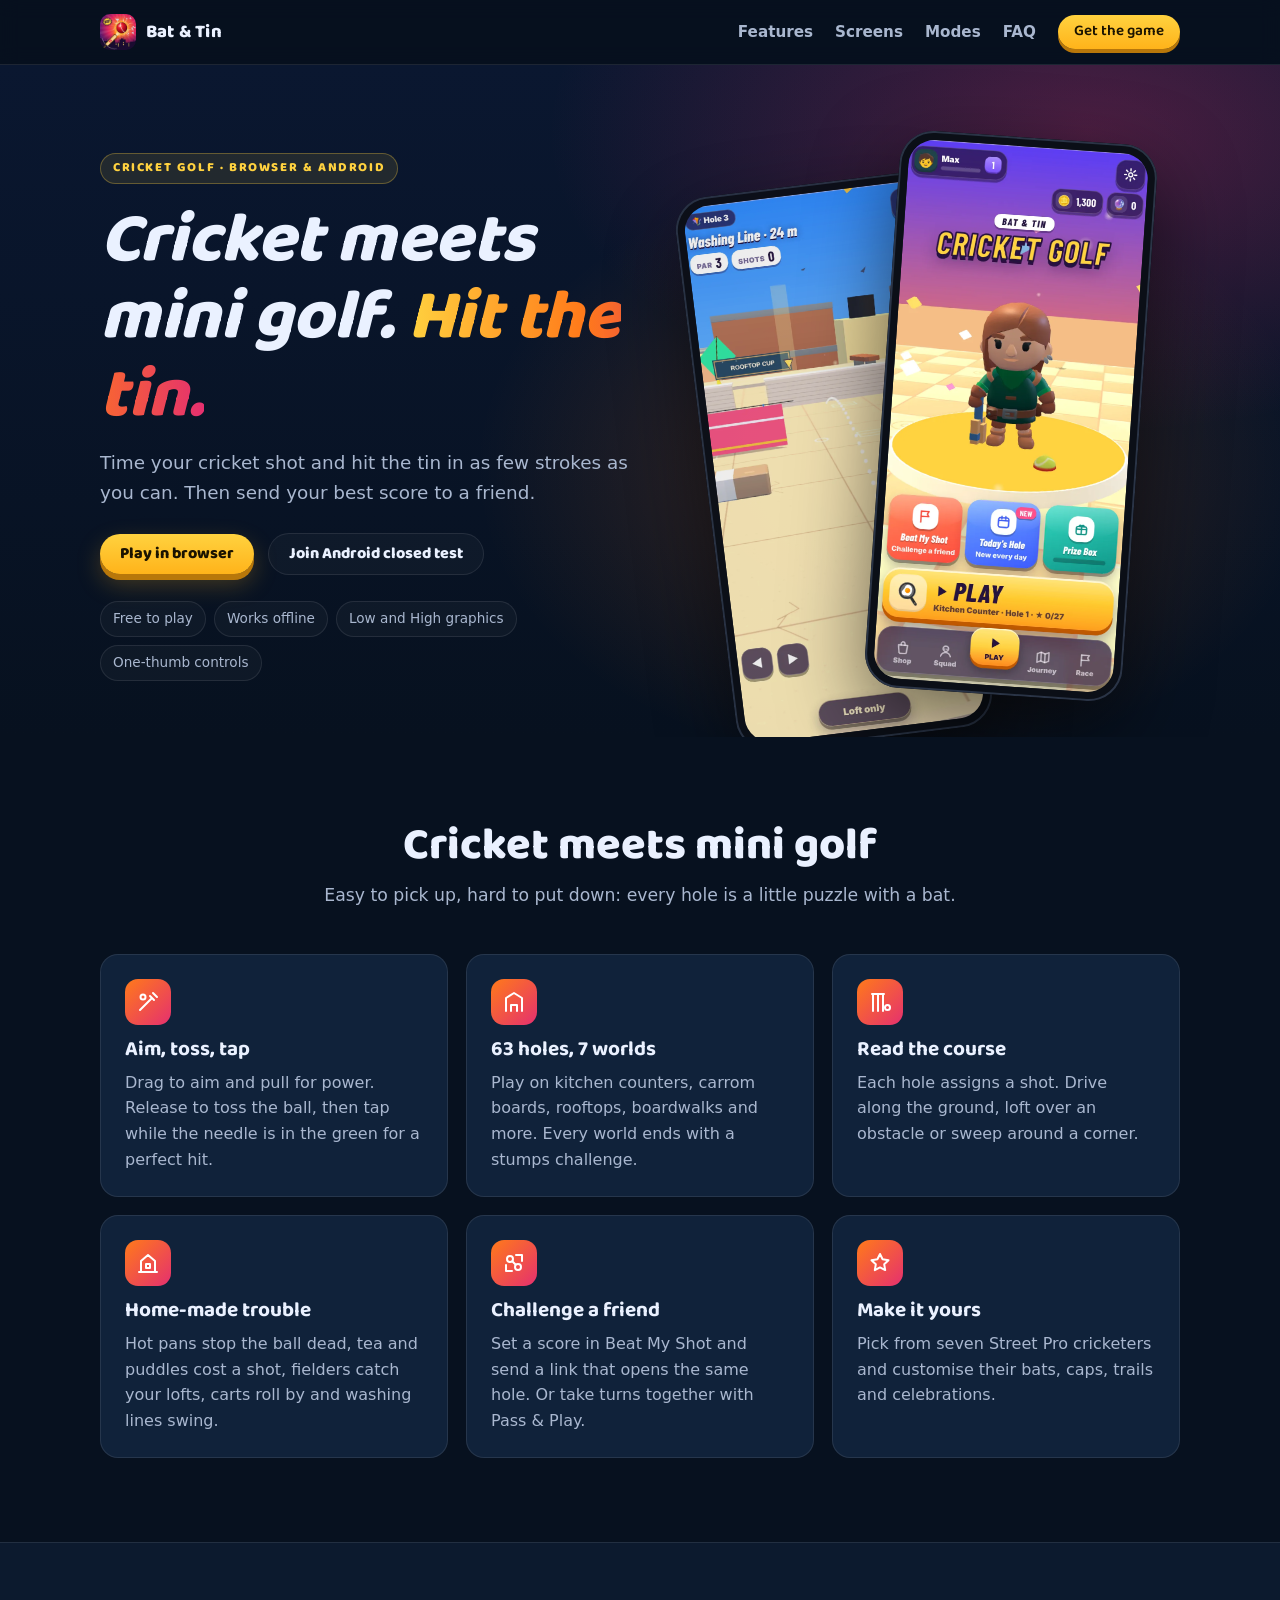
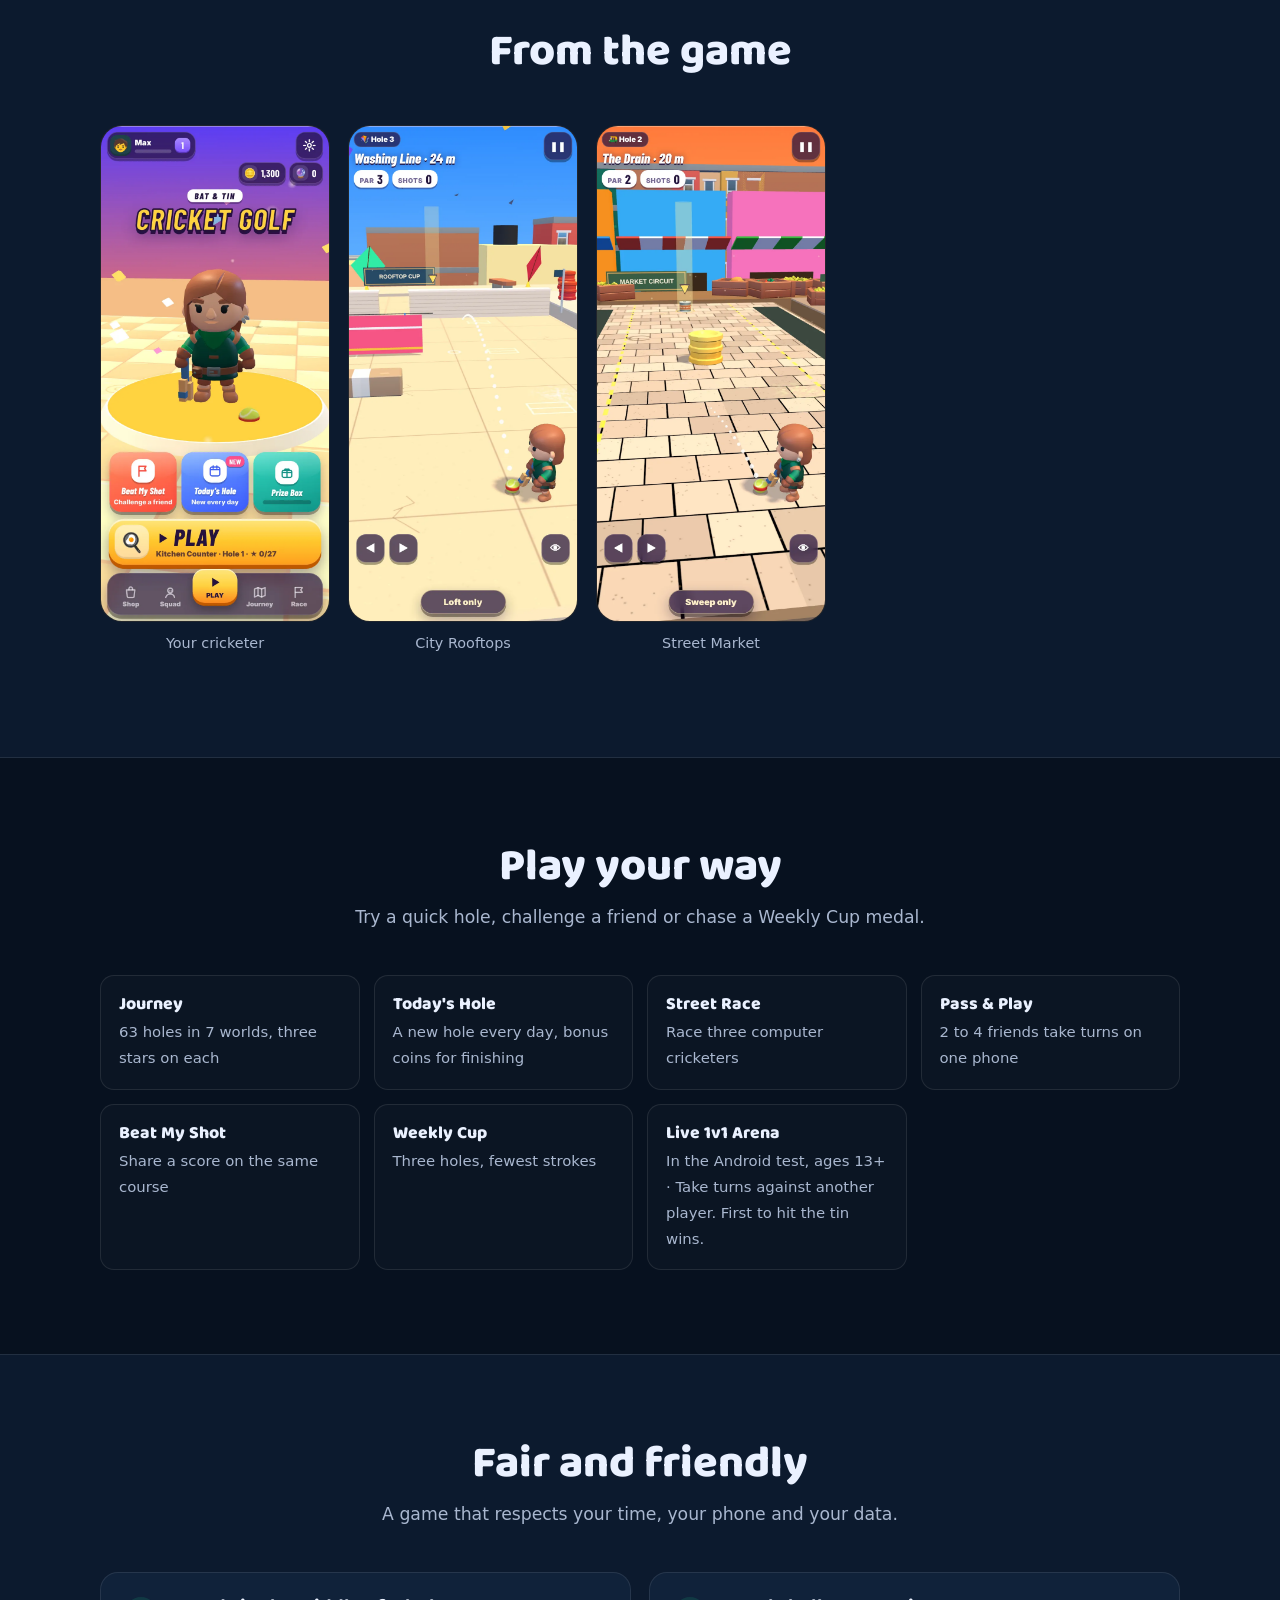
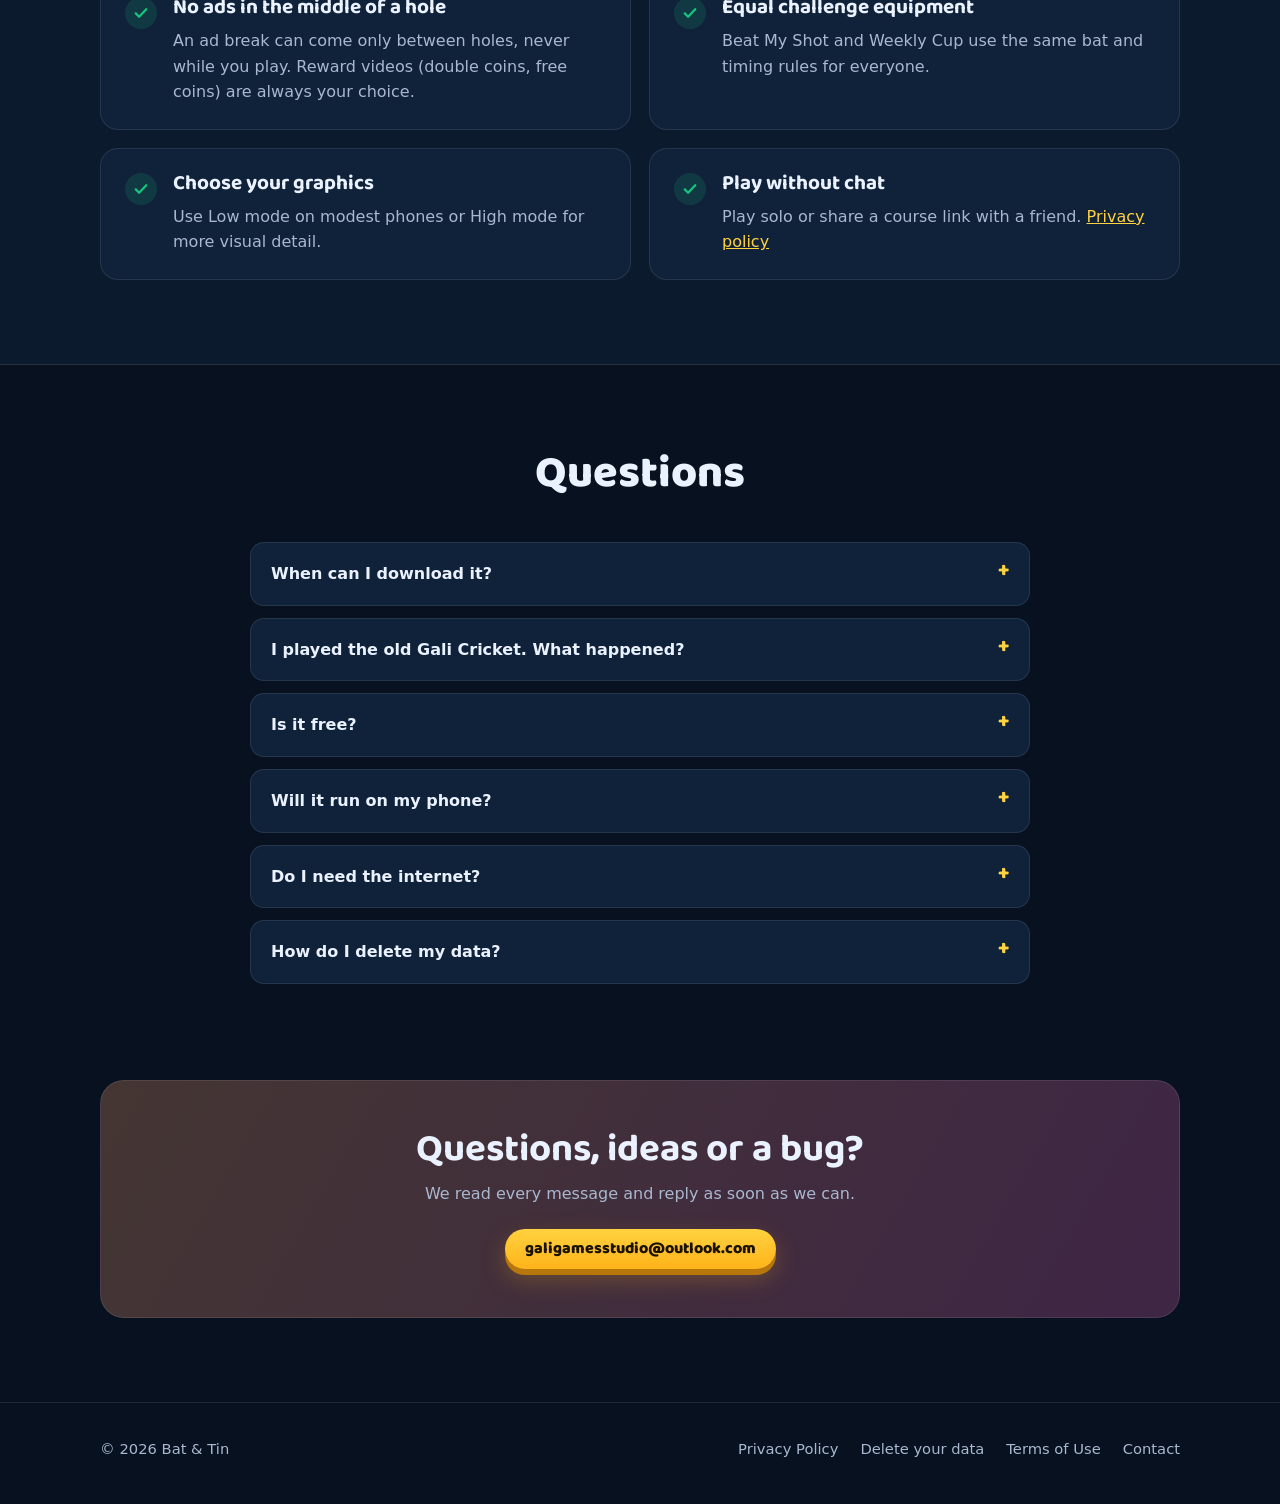
<file: index.html>
<!doctype html>
<html lang="en">
<head>
<meta charset="utf-8">
<meta name="viewport" content="width=device-width, initial-scale=1">
<title>Bat &amp; Tin: Cricket Golf | Play in Your Browser</title>
<meta name="description" content="Cricket meets mini golf. Hit the tin across 63 holes and seven worlds, then share a shot for a friend to beat. Play in your browser or join the Android closed test.">
<meta name="theme-color" content="#07111f">
<link rel="canonical" href="https://galicricketchase3d.github.io/">
<link rel="icon" type="image/png" sizes="32x32" href="assets/img/favicon-32.png">
<link rel="icon" type="image/png" sizes="192x192" href="assets/img/icon-192.png">
<link rel="apple-touch-icon" href="assets/img/apple-touch-icon.png">
<link rel="manifest" href="site.webmanifest">
<meta property="og:type" content="website">
<meta property="og:site_name" content="Bat &amp; Tin">
<meta property="og:title" content="Bat &amp; Tin: Cricket Golf">
<meta property="og:description" content="Time your cricket shot, hit the tin, and share a score for a friend to beat.">
<meta property="og:url" content="https://galicricketchase3d.github.io/">
<meta property="og:image" content="https://galicricketchase3d.github.io/bat-tin-street-pro.jpg">
<meta property="og:image:width" content="1200">
<meta property="og:image:height" content="630">
<meta name="twitter:card" content="summary_large_image">
<link rel="preconnect" href="https://fonts.googleapis.com">
<link rel="preconnect" href="https://fonts.gstatic.com" crossorigin>
<link href="https://fonts.googleapis.com/css2?family=Baloo+2:wght@700;800&display=swap" rel="stylesheet">
<link rel="stylesheet" href="assets/site.css">
<script type="application/ld+json">
{"@context":"https://schema.org","@type":"MobileApplication","name":"Bat & Tin: Cricket Golf","operatingSystem":"Android","applicationCategory":"GameApplication","genre":"Sports","inLanguage":["en"],"offers":{"@type":"Offer","price":"0","priceCurrency":"USD"},"image":"https://galicricketchase3d.github.io/assets/img/icon-512.png","url":"https://galicricketchase3d.github.io/","description":"Mini cricket-golf for Android: tiny street kids hit a ball across giant kitchens, carrom boards, desks, rooftops and markets to knock over the tin."}
</script>
</head>
<body>
<a class="skip" href="#main">Skip to content</a>

<header class="top">
  <div class="wrap">
    <a class="brand" href="./"><img src="assets/img/icon-192.png" alt="" width="36" height="36"><span>Bat &amp; Tin</span></a>
    <nav class="nav" aria-label="Main">
      <a href="#features">Features</a>
      <a href="#screens">Screens</a>
      <a href="#modes">Modes</a>
      <a href="#faq">FAQ</a>
      <a class="btn btn-primary btn-small" href="#get">Get the game</a>
    </nav>
  </div>
</header>

<main id="main">
  <section class="hero">
    <div class="wrap">
      <div>
        <span class="eyebrow">Cricket golf · Browser &amp; Android</span>
        <h1>Cricket meets mini golf. <em>Hit the tin.</em></h1>
        <p class="lead">Time your cricket shot and hit the tin in as few strokes as you can. Then send your best score to a friend.</p>
        <div class="cta" id="get">
          <a class="btn btn-primary" href="play.html">Play in browser</a>
          <a class="btn btn-ghost" href="https://play.google.com/apps/testing/com.galicricket.chase3d">Join Android closed test</a>
        </div>
        <ul class="chips" aria-label="At a glance">
          <li>Free to play</li>
          <li>Works offline</li>
          <li>Low and High graphics</li>
          <li>One-thumb controls</li>
        </ul>
      </div>
      <div class="phones" aria-hidden="true">
        <div class="phone back"><img src="bat-tin-rooftop.webp" alt="" width="390" height="844"></div>
        <div class="phone front"><img src="bat-tin-home.webp" alt="" width="390" height="844"></div>
      </div>
    </div>
  </section>

  <section id="features">
    <div class="wrap">
      <div class="head">
        <h2>Cricket meets mini golf</h2>
        <p>Easy to pick up, hard to put down: every hole is a little puzzle with a bat.</p>
      </div>
      <div class="grid">
        <article class="card">
          <div class="ico"><svg viewBox="0 0 24 24"><path d="M4 20 16 8M14 6l4 4M17 3l4 4"/><circle cx="7" cy="7" r="2.5"/></svg></div>
          <h3>Aim, toss, tap</h3>
          <p>Drag to aim and pull for power. Release to toss the ball, then tap while the needle is in the green for a perfect hit.</p>
        </article>
        <article class="card">
          <div class="ico"><svg viewBox="0 0 24 24"><path d="M4 21V8l8-5 8 5v13"/><path d="M9 21v-6h6v6"/></svg></div>
          <h3>63 holes, 7 worlds</h3>
          <p>Play on kitchen counters, carrom boards, rooftops, boardwalks and more. Every world ends with a stumps challenge.</p>
        </article>
        <article class="card">
          <div class="ico"><svg viewBox="0 0 24 24"><path d="M5 21V4M10 21V4M15 21V4"/><path d="M4 4h12"/><circle cx="19.5" cy="17.5" r="2.5"/></svg></div>
          <h3>Read the course</h3>
          <p>Each hole assigns a shot. Drive along the ground, loft over an obstacle or sweep around a corner.</p>
        </article>
        <article class="card">
          <div class="ico"><svg viewBox="0 0 24 24"><path d="M3 21h18M5 21V10l7-6 7 6v11"/><path d="M10 13h4v4h-4z"/></svg></div>
          <h3>Home-made trouble</h3>
          <p>Hot pans stop the ball dead, tea and puddles cost a shot, fielders catch your lofts, carts roll by and washing lines swing.</p>
        </article>
        <article class="card">
          <div class="ico"><svg viewBox="0 0 24 24"><circle cx="8" cy="8" r="3"/><circle cx="16" cy="16" r="3"/><path d="M10.5 10.5l3 3M14 4h6v6M4 14v6h6"/></svg></div>
          <h3>Challenge a friend</h3>
          <p>Set a score in Beat My Shot and send a link that opens the same hole. Or take turns together with Pass &amp; Play.</p>
        </article>
        <article class="card">
          <div class="ico"><svg viewBox="0 0 24 24"><path d="M12 3l2.6 5.3 5.9.9-4.3 4.1 1 5.8L12 16.4 6.8 19.1l1-5.8L3.5 9.2l5.9-.9z"/></svg></div>
          <h3>Make it yours</h3>
          <p>Pick from seven Street Pro cricketers and customise their bats, caps, trails and celebrations.</p>
        </article>
      </div>
    </div>
  </section>

  <section id="screens" class="alt">
    <div class="wrap">
      <div class="head">
        <h2>From the game</h2>
      </div>
      <div class="shots">
        <figure><img src="bat-tin-home.webp" alt="The home screen with a 3D cricketer holding a bat" width="390" height="844" loading="lazy"><figcaption>Your cricketer</figcaption></figure>
        <figure><img src="bat-tin-rooftop.webp" alt="Aiming a loft over the washing line on City Rooftops" width="390" height="844" loading="lazy"><figcaption>City Rooftops</figcaption></figure>
        <figure><img src="bat-tin-market.webp" alt="Aiming a sweep past the drain in the Street Market" width="390" height="844" loading="lazy"><figcaption>Street Market</figcaption></figure>
      </div>
    </div>
  </section>

  <section id="modes">
    <div class="wrap">
      <div class="head">
        <h2>Play your way</h2>
        <p>Try a quick hole, challenge a friend or chase a Weekly Cup medal.</p>
      </div>
      <div class="modes">
        <div class="mode"><b>Journey</b><span>63 holes in 7 worlds, three stars on each</span></div>
        <div class="mode"><b>Today's Hole</b><span>A new hole every day, bonus coins for finishing</span></div>
        <div class="mode"><b>Street Race</b><span>Race three computer cricketers</span></div>
        <div class="mode"><b>Pass &amp; Play</b><span>2 to 4 friends take turns on one phone</span></div>
        <div class="mode"><b>Beat My Shot</b><span>Share a score on the same course</span></div>
        <div class="mode"><b>Weekly Cup</b><span>Three holes, fewest strokes</span></div>
        <div class="mode"><b>Live 1v1 Arena</b><span>In the Android test, ages 13+ · Take turns against another player. First to hit the tin wins.</span></div>
      </div>
    </div>
  </section>

  <section class="alt" id="fair">
    <div class="wrap">
      <div class="head">
        <h2>Fair and friendly</h2>
        <p>A game that respects your time, your phone and your data.</p>
      </div>
      <div class="fair">
        <div class="card"><div class="tick"><svg viewBox="0 0 24 24"><path d="M5 12.5l4.5 4.5L19 7"/></svg></div><div><h3>No ads in the middle of a hole</h3><p>An ad break can come only between holes, never while you play. Reward videos (double coins, free coins) are always your choice.</p></div></div>
        <div class="card"><div class="tick"><svg viewBox="0 0 24 24"><path d="M5 12.5l4.5 4.5L19 7"/></svg></div><div><h3>Equal challenge equipment</h3><p>Beat My Shot and Weekly Cup use the same bat and timing rules for everyone.</p></div></div>
        <div class="card"><div class="tick"><svg viewBox="0 0 24 24"><path d="M5 12.5l4.5 4.5L19 7"/></svg></div><div><h3>Choose your graphics</h3><p>Use Low mode on modest phones or High mode for more visual detail.</p></div></div>
        <div class="card"><div class="tick"><svg viewBox="0 0 24 24"><path d="M5 12.5l4.5 4.5L19 7"/></svg></div><div><h3>Play without chat</h3><p>Play solo or share a course link with a friend. <a href="privacy-policy.html">Privacy policy</a></p></div></div>
      </div>
    </div>
  </section>

  <section id="faq">
    <div class="wrap">
      <div class="head"><h2>Questions</h2></div>
      <div class="faq">
        <details id="faq-when"><summary>When can I download it?</summary><p><a href="play.html">Play in your browser</a> or <a href="https://play.google.com/apps/testing/com.galicricket.chase3d">apply to join the Android closed test</a>.</p></details>
        <details><summary>I played the old Gali Cricket. What happened?</summary><p>Bat &amp; Tin is the current version of Gali Cricket Chase 3D. When you update, your coins, your purchases and your settings come with you. If you bought the Starter Pack you get the Golden Bat.</p></details>
        <details><summary>Is it free?</summary><p>Yes, with optional ads. After 30 free holes one purchase of any pack (from a small coin pack upward) keeps every hole open for ever. Coin packs, a Starter Pack and Remove Ads are on Google Play if you want them.</p></details>
        <details><summary>Will it run on my phone?</summary><p>The game offers Low and High graphics settings and needs 3D graphics support. Try the browser version to see how it runs on your device.</p></details>
        <details><summary>Do I need the internet?</summary><p>Journey, computer races and same-phone Pass &amp; Play can run offline in the installed app. Opening shared links, ads and purchases use an internet connection.</p></details>
        <details><summary>How do I delete my data?</summary><p>Your Journey progress, coins and settings are only on your phone: uninstall the game or clear its app data. If you played the Live 1v1 Arena, your random player ID, Arena Coins and matches are on our server: open Settings &gt; Delete my Arena data in the game, or email us at <a href="mailto:galigamesstudio@outlook.com">galigamesstudio@outlook.com</a> (also for Online Duel data from the old version). See <a href="privacy-policy.html#delete">Delete your data</a>.</p></details>
      </div>
    </div>
  </section>

  <section style="padding-top:0">
    <div class="wrap">
      <div class="band" id="contact">
        <h2>Questions, ideas or a bug?</h2>
        <p>We read every message and reply as soon as we can.</p>
        <a class="btn btn-primary" href="mailto:galigamesstudio@outlook.com?subject=Gali%20Cricket%20Chase%203D">galigamesstudio@outlook.com</a>
      </div>
    </div>
  </section>
</main>

<footer>
  <div class="wrap">
    <span>© 2026 Bat &amp; Tin</span>
    <nav aria-label="Footer">
      <a href="privacy-policy.html">Privacy Policy</a>
      <a href="privacy-policy.html#delete">Delete your data</a>
      <a href="terms.html">Terms of Use</a>
      <a href="mailto:galigamesstudio@outlook.com">Contact</a>
    </nav>
  </div>
</footer>
</body>
</html>
</file>
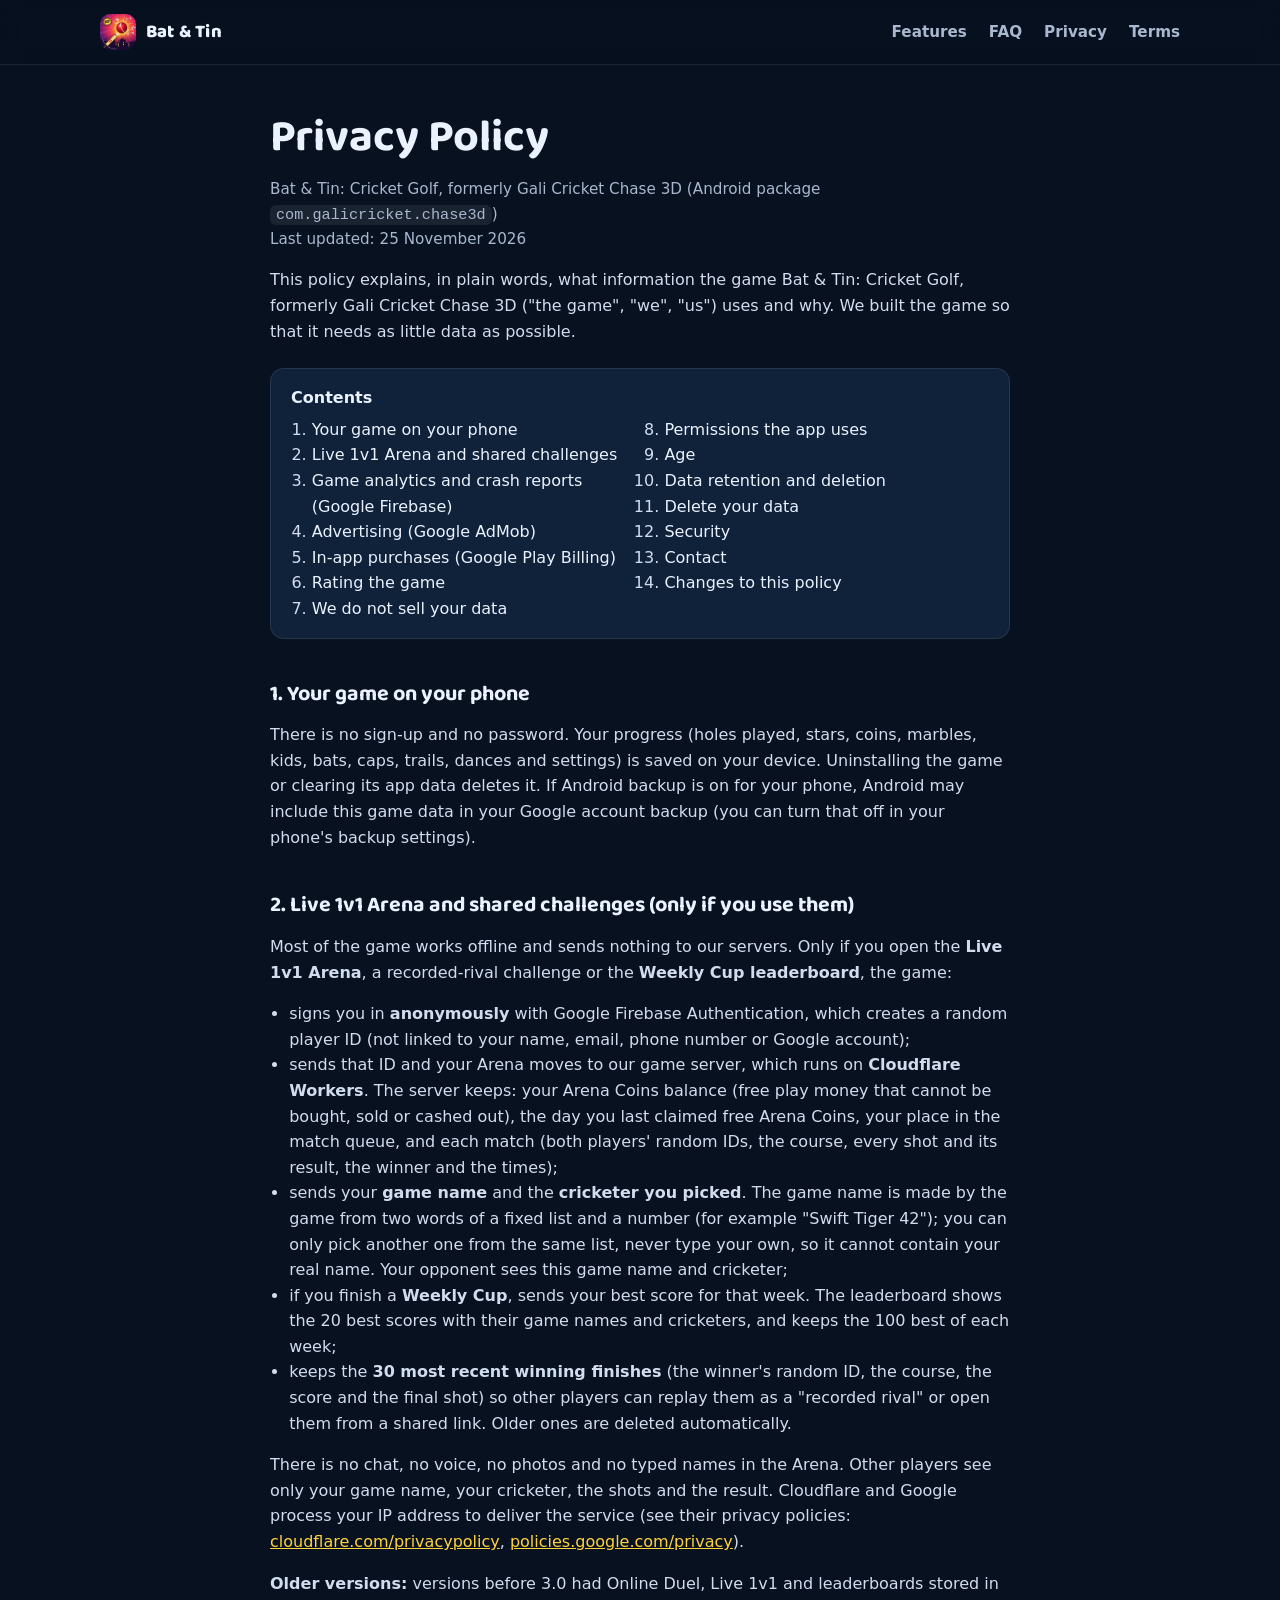
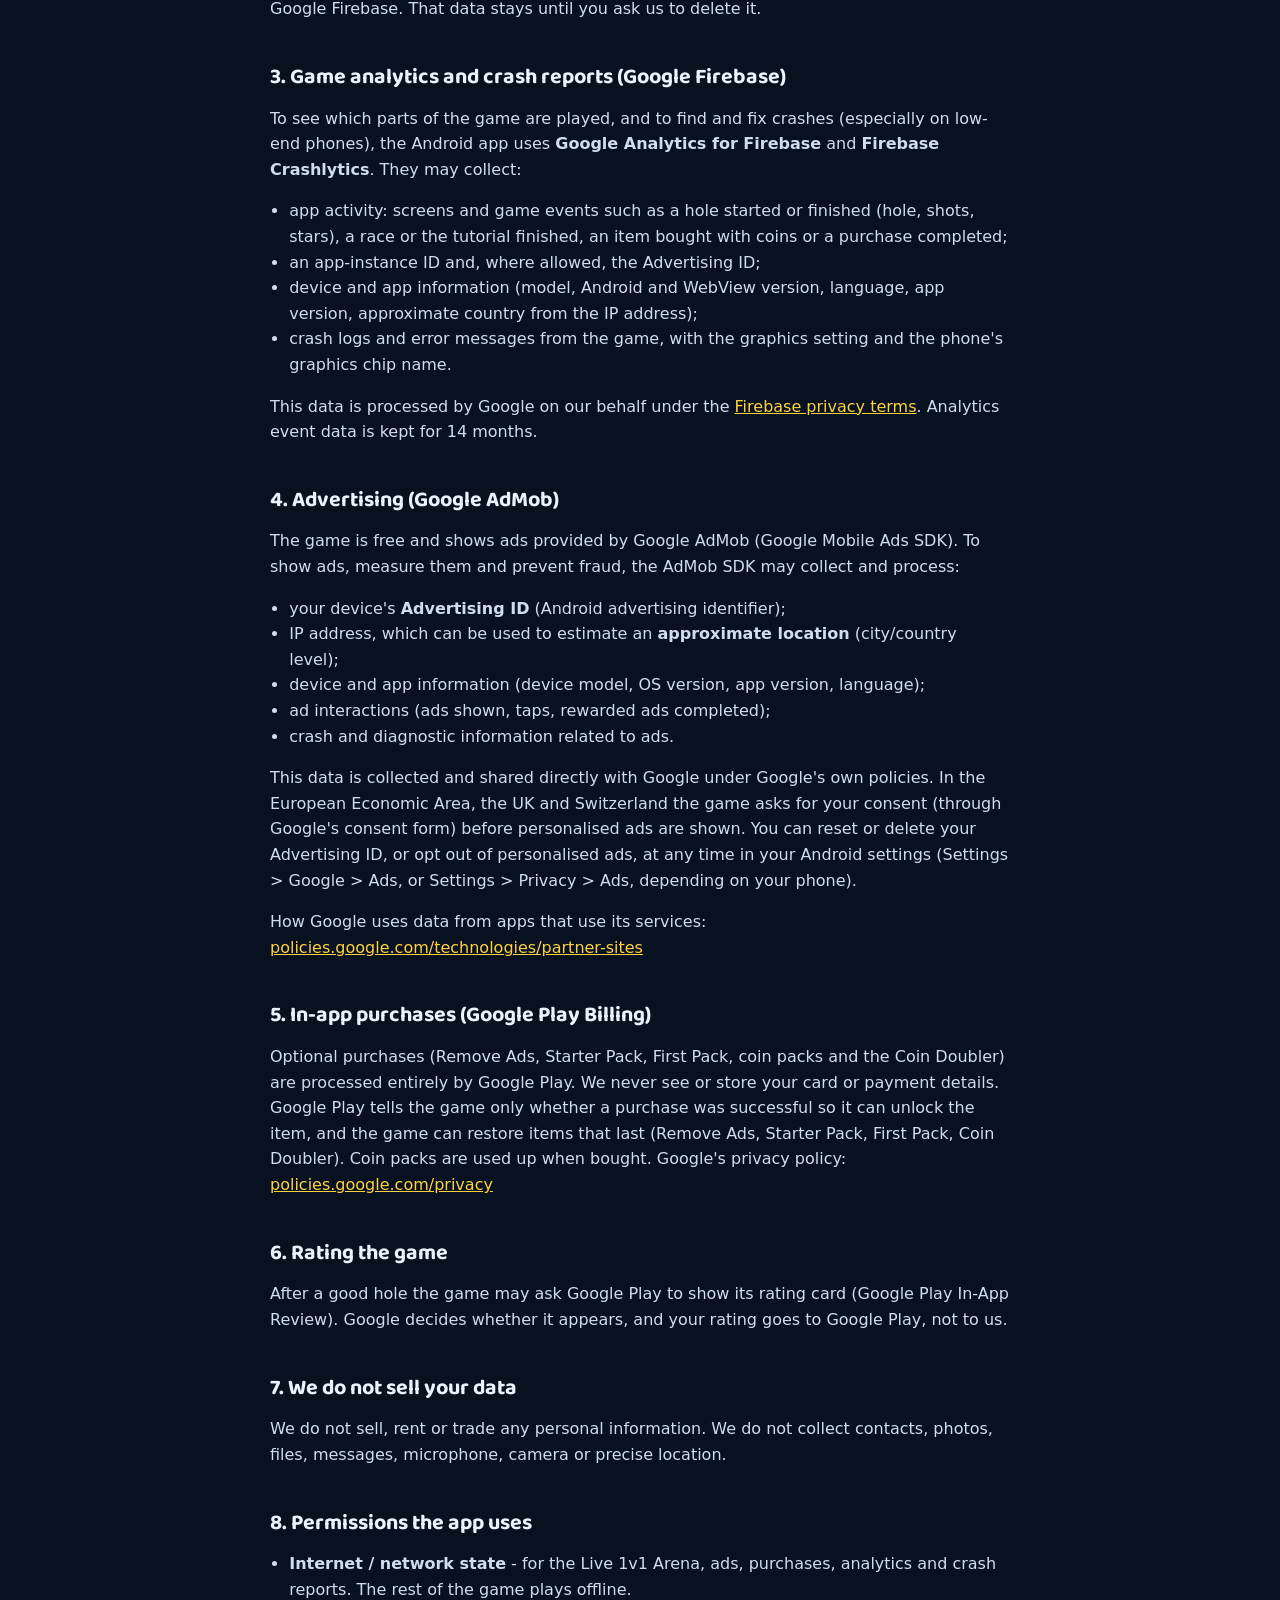
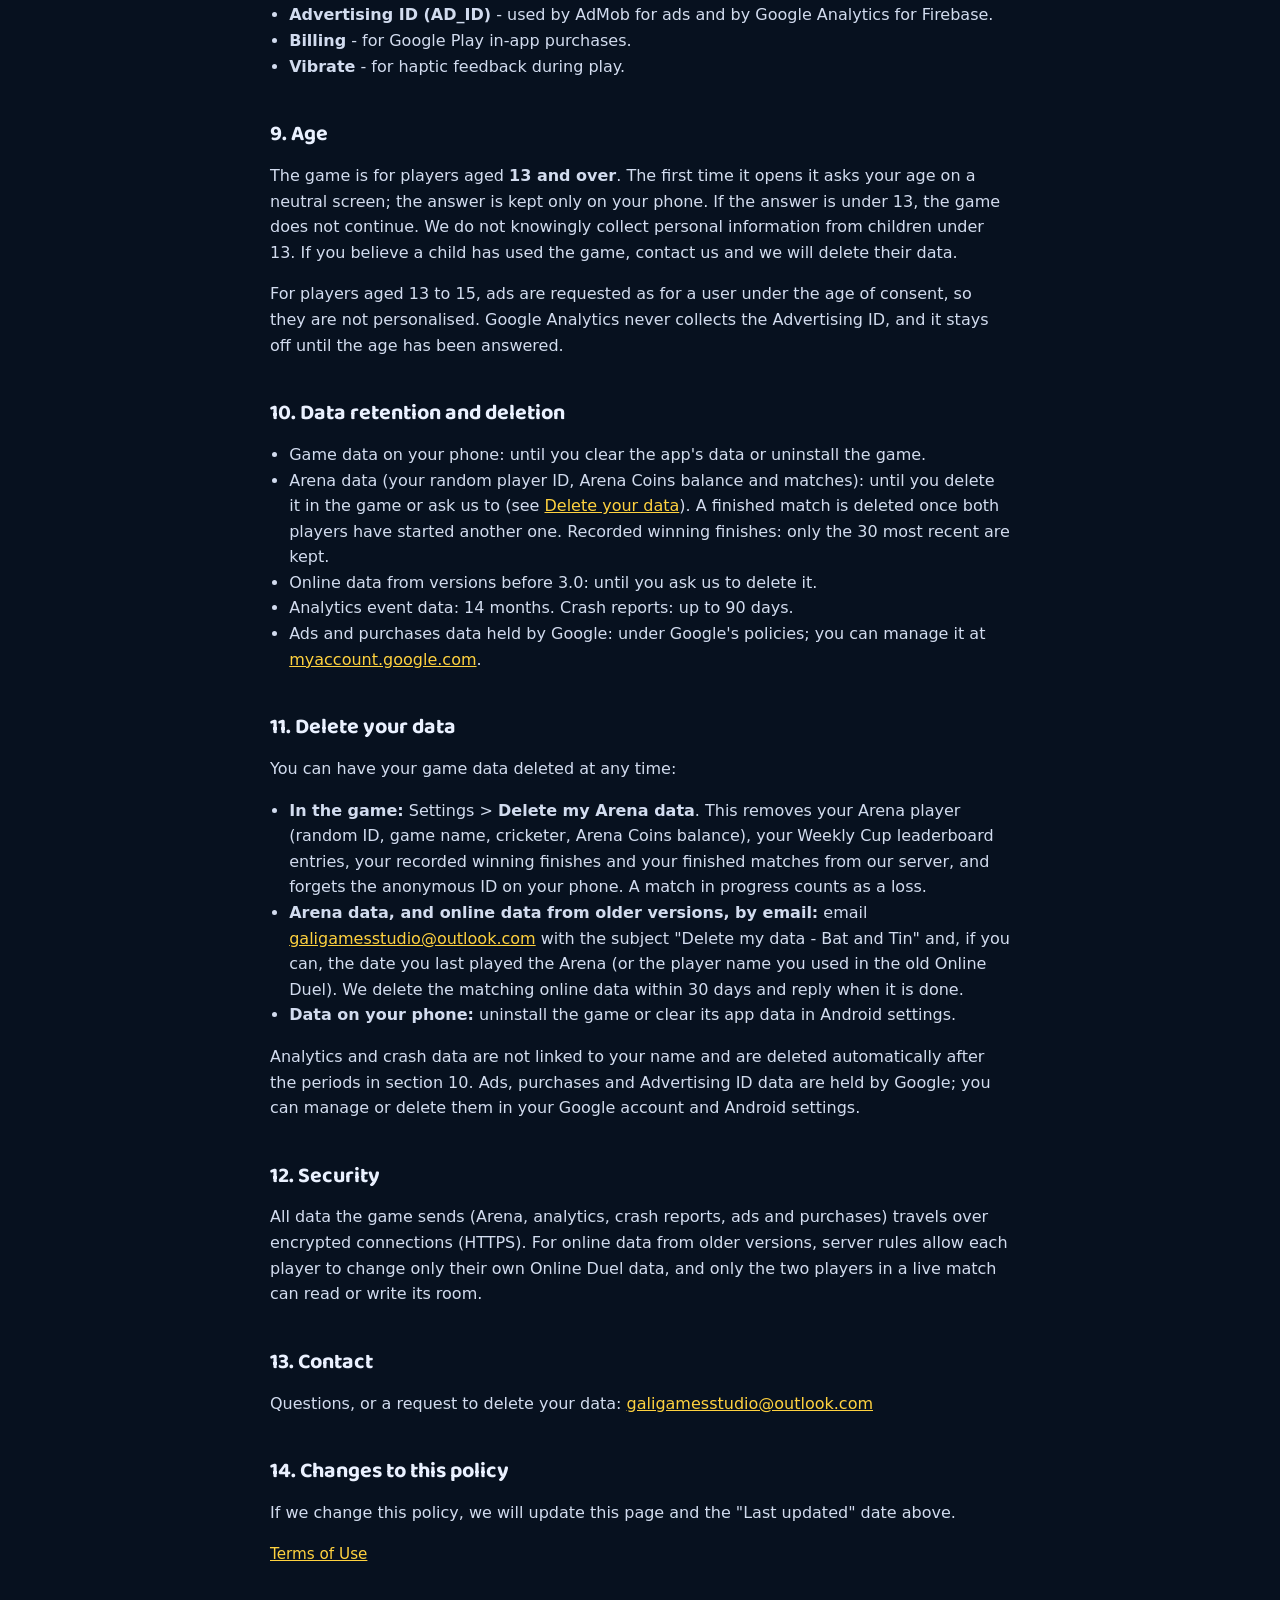
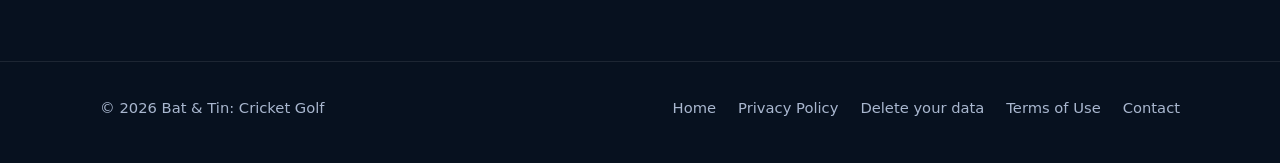
<file: privacy-policy.html>
<!DOCTYPE html>
<html lang="en">
<head>
<meta charset="utf-8">
<meta name="viewport" content="width=device-width, initial-scale=1">
<title>Privacy Policy - Bat &amp; Tin: Cricket Golf</title>
<meta name="description" content="How Bat &amp; Tin: Cricket Golf uses data: what stays on your phone, the Live 1v1 Arena, analytics, ads, purchases, and how to delete your data.">
<meta name="theme-color" content="#07111f">
<link rel="icon" type="image/png" sizes="32x32" href="assets/img/favicon-32.png">
<link rel="apple-touch-icon" href="assets/img/apple-touch-icon.png">
<link rel="preconnect" href="https://fonts.googleapis.com">
<link rel="preconnect" href="https://fonts.gstatic.com" crossorigin>
<link href="https://fonts.googleapis.com/css2?family=Baloo+2:wght@700;800&display=swap" rel="stylesheet">
<link rel="stylesheet" href="assets/site.css">
</head>
<body>
<a class="skip" href="#main">Skip to content</a>
<header class="top">
  <div class="wrap">
    <a class="brand" href="./"><img src="assets/img/icon-192.png" alt="" width="36" height="36"><span>Bat &amp; Tin</span></a>
    <nav class="nav" aria-label="Main">
      <a href="./#features">Features</a>
      <a href="./#faq">FAQ</a>
      <a href="privacy-policy.html">Privacy</a>
      <a href="terms.html">Terms</a>
    </nav>
  </div>
</header>
<main id="main" class="doc">
<h1>Privacy Policy</h1>
<p class="muted">Bat &amp; Tin: Cricket Golf, formerly Gali Cricket Chase 3D (Android package <code>com.galicricket.chase3d</code>)<br>Last updated: 25 November 2026</p>

<p>This policy explains, in plain words, what information the game Bat &amp; Tin: Cricket Golf, formerly Gali Cricket Chase 3D ("the game", "we", "us") uses and why. We built the game so that it needs as little data as possible.</p>

<nav class="toc" aria-label="Contents"><b>Contents</b><ol><li><a href="#s1">Your game on your phone</a></li><li><a href="#s2">Live 1v1 Arena and shared challenges</a></li><li><a href="#s3">Game analytics and crash reports (Google Firebase)</a></li><li><a href="#s4">Advertising (Google AdMob)</a></li><li><a href="#s5">In-app purchases (Google Play Billing)</a></li><li><a href="#s6">Rating the game</a></li><li><a href="#s7">We do not sell your data</a></li><li><a href="#s8">Permissions the app uses</a></li><li><a href="#s9">Age</a></li><li><a href="#s10">Data retention and deletion</a></li><li><a href="#delete">Delete your data</a></li><li><a href="#s12">Security</a></li><li><a href="#s13">Contact</a></li><li><a href="#s14">Changes to this policy</a></li></ol></nav>
<h2 id="s1">1. Your game on your phone</h2>
<p>There is no sign-up and no password. Your progress (holes played, stars, coins, marbles, kids, bats, caps, trails, dances and settings) is saved on your device. Uninstalling the game or clearing its app data deletes it. If Android backup is on for your phone, Android may include this game data in your Google account backup (you can turn that off in your phone's backup settings).</p>

<h2 id="s2">2. Live 1v1 Arena and shared challenges (only if you use them)</h2>
<p>Most of the game works offline and sends nothing to our servers. Only if you open the <strong>Live 1v1 Arena</strong>, a recorded-rival challenge or the <strong>Weekly Cup leaderboard</strong>, the game:</p>
<ul>
  <li>signs you in <strong>anonymously</strong> with Google Firebase Authentication, which creates a random player ID (not linked to your name, email, phone number or Google account);</li>
  <li>sends that ID and your Arena moves to our game server, which runs on <strong>Cloudflare Workers</strong>. The server keeps: your Arena Coins balance (free play money that cannot be bought, sold or cashed out), the day you last claimed free Arena Coins, your place in the match queue, and each match (both players' random IDs, the course, every shot and its result, the winner and the times);</li>
  <li>sends your <strong>game name</strong> and the <strong>cricketer you picked</strong>. The game name is made by the game from two words of a fixed list and a number (for example "Swift Tiger 42"); you can only pick another one from the same list, never type your own, so it cannot contain your real name. Your opponent sees this game name and cricketer;</li>
  <li>if you finish a <strong>Weekly Cup</strong>, sends your best score for that week. The leaderboard shows the 20 best scores with their game names and cricketers, and keeps the 100 best of each week;</li>
  <li>keeps the <strong>30 most recent winning finishes</strong> (the winner's random ID, the course, the score and the final shot) so other players can replay them as a "recorded rival" or open them from a shared link. Older ones are deleted automatically.</li>
</ul>
<p>There is no chat, no voice, no photos and no typed names in the Arena. Other players see only your game name, your cricketer, the shots and the result. Cloudflare and Google process your IP address to deliver the service (see their privacy policies: <a href="https://www.cloudflare.com/privacypolicy/">cloudflare.com/privacypolicy</a>, <a href="https://policies.google.com/privacy">policies.google.com/privacy</a>).</p>
<p><strong>Older versions:</strong> versions before 3.0 had Online Duel, Live 1v1 and leaderboards stored in Google Firebase. That data stays until you ask us to delete it.</p>

<h2 id="s3">3. Game analytics and crash reports (Google Firebase)</h2>
<p>To see which parts of the game are played, and to find and fix crashes (especially on low-end phones), the Android app uses <strong>Google Analytics for Firebase</strong> and <strong>Firebase Crashlytics</strong>. They may collect:</p>
<ul>
  <li>app activity: screens and game events such as a hole started or finished (hole, shots, stars), a race or the tutorial finished, an item bought with coins or a purchase completed;</li>
  <li>an app-instance ID and, where allowed, the Advertising ID;</li>
  <li>device and app information (model, Android and WebView version, language, app version, approximate country from the IP address);</li>
  <li>crash logs and error messages from the game, with the graphics setting and the phone's graphics chip name.</li>
</ul>
<p>This data is processed by Google on our behalf under the <a href="https://firebase.google.com/support/privacy">Firebase privacy terms</a>. Analytics event data is kept for 14 months.</p>

<h2 id="s4">4. Advertising (Google AdMob)</h2>
<p>The game is free and shows ads provided by Google AdMob (Google Mobile Ads SDK). To show ads, measure them and prevent fraud, the AdMob SDK may collect and process:</p>
<ul>
  <li>your device's <strong>Advertising ID</strong> (Android advertising identifier);</li>
  <li>IP address, which can be used to estimate an <strong>approximate location</strong> (city/country level);</li>
  <li>device and app information (device model, OS version, app version, language);</li>
  <li>ad interactions (ads shown, taps, rewarded ads completed);</li>
  <li>crash and diagnostic information related to ads.</li>
</ul>
<p>This data is collected and shared directly with Google under Google's own policies. In the European Economic Area, the UK and Switzerland the game asks for your consent (through Google's consent form) before personalised ads are shown. You can reset or delete your Advertising ID, or opt out of personalised ads, at any time in your Android settings (Settings &gt; Google &gt; Ads, or Settings &gt; Privacy &gt; Ads, depending on your phone).</p>
<p>How Google uses data from apps that use its services: <a href="https://policies.google.com/technologies/partner-sites">policies.google.com/technologies/partner-sites</a></p>

<h2 id="s5">5. In-app purchases (Google Play Billing)</h2>
<p>Optional purchases (Remove Ads, Starter Pack, First Pack, coin packs and the Coin Doubler) are processed entirely by Google Play. We never see or store your card or payment details. Google Play tells the game only whether a purchase was successful so it can unlock the item, and the game can restore items that last (Remove Ads, Starter Pack, First Pack, Coin Doubler). Coin packs are used up when bought. Google's privacy policy: <a href="https://policies.google.com/privacy">policies.google.com/privacy</a></p>

<h2 id="s6">6. Rating the game</h2>
<p>After a good hole the game may ask Google Play to show its rating card (Google Play In-App Review). Google decides whether it appears, and your rating goes to Google Play, not to us.</p>

<h2 id="s7">7. We do not sell your data</h2>
<p>We do not sell, rent or trade any personal information. We do not collect contacts, photos, files, messages, microphone, camera or precise location.</p>

<h2 id="s8">8. Permissions the app uses</h2>
<ul>
  <li><strong>Internet / network state</strong> - for the Live 1v1 Arena, ads, purchases, analytics and crash reports. The rest of the game plays offline.</li>
  <li><strong>Advertising ID (AD_ID)</strong> - used by AdMob for ads and by Google Analytics for Firebase.</li>
  <li><strong>Billing</strong> - for Google Play in-app purchases.</li>
  <li><strong>Vibrate</strong> - for haptic feedback during play.</li>
</ul>

<h2 id="s9">9. Age</h2>
<p>The game is for players aged <strong>13 and over</strong>. The first time it opens it asks your age on a neutral screen; the answer is kept only on your phone. If the answer is under 13, the game does not continue. We do not knowingly collect personal information from children under 13. If you believe a child has used the game, contact us and we will delete their data.</p>
<p>For players aged 13 to 15, ads are requested as for a user under the age of consent, so they are not personalised. Google Analytics never collects the Advertising ID, and it stays off until the age has been answered.</p>

<h2 id="s10">10. Data retention and deletion</h2>
<ul>
  <li>Game data on your phone: until you clear the app's data or uninstall the game.</li>
  <li>Arena data (your random player ID, Arena Coins balance and matches): until you delete it in the game or ask us to (see <a href="#delete">Delete your data</a>). A finished match is deleted once both players have started another one. Recorded winning finishes: only the 30 most recent are kept.</li>
  <li>Online data from versions before 3.0: until you ask us to delete it.</li>
  <li>Analytics event data: 14 months. Crash reports: up to 90 days.</li>
  <li>Ads and purchases data held by Google: under Google's policies; you can manage it at <a href="https://myaccount.google.com/">myaccount.google.com</a>.</li>
</ul>

<h2 id="delete">11. Delete your data</h2>
<p>You can have your game data deleted at any time:</p>
<ul>
  <li><b>In the game:</b> Settings &gt; <b>Delete my Arena data</b>. This removes your Arena player (random ID, game name, cricketer, Arena Coins balance), your Weekly Cup leaderboard entries, your recorded winning finishes and your finished matches from our server, and forgets the anonymous ID on your phone. A match in progress counts as a loss.</li>
  <li><b>Arena data, and online data from older versions, by email:</b> email <a href="mailto:galigamesstudio@outlook.com?subject=Delete%20my%20data%20-%20Bat%20and%20Tin">galigamesstudio@outlook.com</a> with the subject "Delete my data - Bat and Tin" and, if you can, the date you last played the Arena (or the player name you used in the old Online Duel). We delete the matching online data within 30 days and reply when it is done.</li>
  <li><b>Data on your phone:</b> uninstall the game or clear its app data in Android settings.</li>
</ul>
<p>Analytics and crash data are not linked to your name and are deleted automatically after the periods in section 10. Ads, purchases and Advertising ID data are held by Google; you can manage or delete them in your Google account and Android settings.</p>

<h2 id="s12">12. Security</h2>
<p>All data the game sends (Arena, analytics, crash reports, ads and purchases) travels over encrypted connections (HTTPS). For online data from older versions, server rules allow each player to change only their own Online Duel data, and only the two players in a live match can read or write its room.</p>

<h2 id="s13">13. Contact</h2>
<p>Questions, or a request to delete your data: <a href="mailto:galigamesstudio@outlook.com">galigamesstudio@outlook.com</a></p>

<h2 id="s14">14. Changes to this policy</h2>
<p>If we change this policy, we will update this page and the "Last updated" date above.</p>

<p class="muted"><a href="terms.html">Terms of Use</a></p>
</main>
<footer>
  <div class="wrap">
    <span>© 2026 Bat &amp; Tin: Cricket Golf</span>
    <nav aria-label="Footer">
      <a href="./">Home</a>
      <a href="privacy-policy.html">Privacy Policy</a>
      <a href="privacy-policy.html#delete">Delete your data</a>
      <a href="terms.html">Terms of Use</a>
      <a href="mailto:galigamesstudio@outlook.com">Contact</a>
    </nav>
  </div>
</footer>
</body>
</html>
</file>
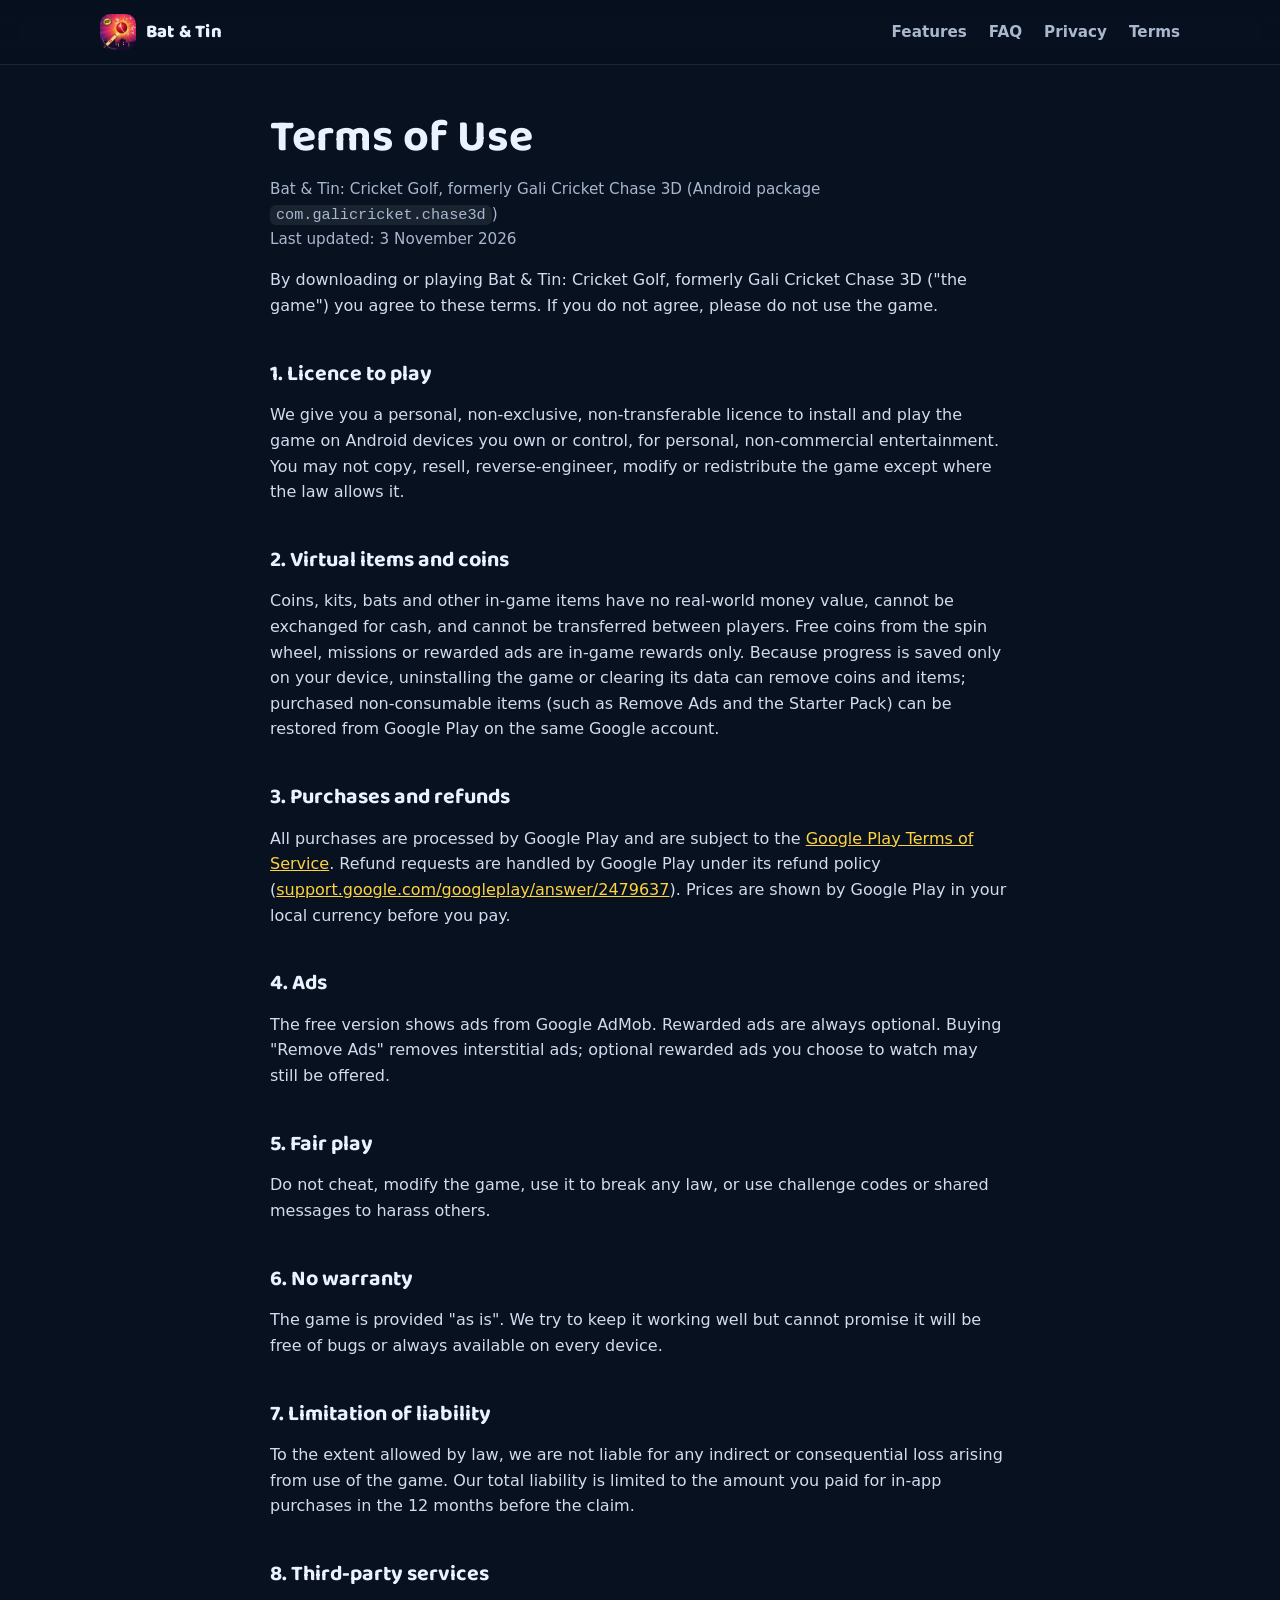
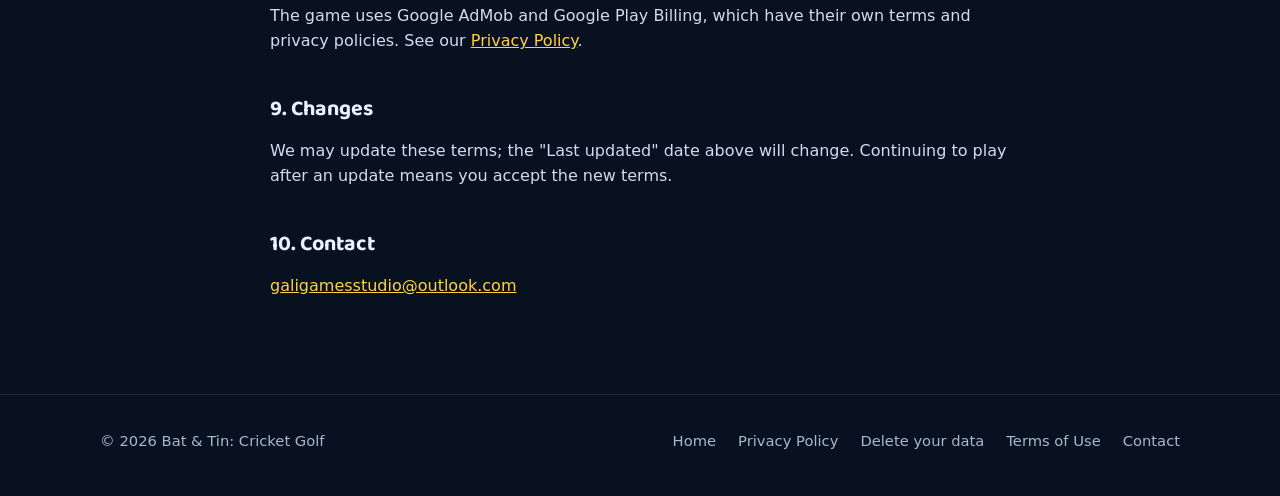
<file: terms.html>
<!DOCTYPE html>
<html lang="en">
<head>
<meta charset="utf-8">
<meta name="viewport" content="width=device-width, initial-scale=1">
<title>Terms of Use - Bat &amp; Tin: Cricket Golf</title>
<meta name="description" content="Terms of Use for Bat &amp; Tin: Cricket Golf: licence, virtual items, purchases and refunds, ads, fair play.">
<meta name="theme-color" content="#07111f">
<link rel="icon" type="image/png" sizes="32x32" href="assets/img/favicon-32.png">
<link rel="apple-touch-icon" href="assets/img/apple-touch-icon.png">
<link rel="preconnect" href="https://fonts.googleapis.com">
<link rel="preconnect" href="https://fonts.gstatic.com" crossorigin>
<link href="https://fonts.googleapis.com/css2?family=Baloo+2:wght@700;800&display=swap" rel="stylesheet">
<link rel="stylesheet" href="assets/site.css">
</head>
<body>
<a class="skip" href="#main">Skip to content</a>
<header class="top">
  <div class="wrap">
    <a class="brand" href="./"><img src="assets/img/icon-192.png" alt="" width="36" height="36"><span>Bat &amp; Tin</span></a>
    <nav class="nav" aria-label="Main">
      <a href="./#features">Features</a>
      <a href="./#faq">FAQ</a>
      <a href="privacy-policy.html">Privacy</a>
      <a href="terms.html">Terms</a>
    </nav>
  </div>
</header>
<main id="main" class="doc">
<h1>Terms of Use</h1>
<p class="muted">Bat &amp; Tin: Cricket Golf, formerly Gali Cricket Chase 3D (Android package <code>com.galicricket.chase3d</code>)<br>Last updated: 3 November 2026</p>

<p>By downloading or playing Bat &amp; Tin: Cricket Golf, formerly Gali Cricket Chase 3D ("the game") you agree to these terms. If you do not agree, please do not use the game.</p>

<h2>1. Licence to play</h2>
<p>We give you a personal, non-exclusive, non-transferable licence to install and play the game on Android devices you own or control, for personal, non-commercial entertainment. You may not copy, resell, reverse-engineer, modify or redistribute the game except where the law allows it.</p>

<h2>2. Virtual items and coins</h2>
<p>Coins, kits, bats and other in-game items have no real-world money value, cannot be exchanged for cash, and cannot be transferred between players. Free coins from the spin wheel, missions or rewarded ads are in-game rewards only. Because progress is saved only on your device, uninstalling the game or clearing its data can remove coins and items; purchased non-consumable items (such as Remove Ads and the Starter Pack) can be restored from Google Play on the same Google account.</p>

<h2>3. Purchases and refunds</h2>
<p>All purchases are processed by Google Play and are subject to the <a href="https://play.google.com/about/play-terms/">Google Play Terms of Service</a>. Refund requests are handled by Google Play under its refund policy (<a href="https://support.google.com/googleplay/answer/2479637">support.google.com/googleplay/answer/2479637</a>). Prices are shown by Google Play in your local currency before you pay.</p>

<h2>4. Ads</h2>
<p>The free version shows ads from Google AdMob. Rewarded ads are always optional. Buying "Remove Ads" removes interstitial ads; optional rewarded ads you choose to watch may still be offered.</p>

<h2>5. Fair play</h2>
<p>Do not cheat, modify the game, use it to break any law, or use challenge codes or shared messages to harass others.</p>

<h2>6. No warranty</h2>
<p>The game is provided "as is". We try to keep it working well but cannot promise it will be free of bugs or always available on every device.</p>

<h2>7. Limitation of liability</h2>
<p>To the extent allowed by law, we are not liable for any indirect or consequential loss arising from use of the game. Our total liability is limited to the amount you paid for in-app purchases in the 12 months before the claim.</p>

<h2>8. Third-party services</h2>
<p>The game uses Google AdMob and Google Play Billing, which have their own terms and privacy policies. See our <a href="privacy-policy.html">Privacy Policy</a>.</p>

<h2>9. Changes</h2>
<p>We may update these terms; the "Last updated" date above will change. Continuing to play after an update means you accept the new terms.</p>

<h2>10. Contact</h2>
<p><a href="mailto:galigamesstudio@outlook.com">galigamesstudio@outlook.com</a></p>
</main>
<footer>
  <div class="wrap">
    <span>© 2026 Bat &amp; Tin: Cricket Golf</span>
    <nav aria-label="Footer">
      <a href="./">Home</a>
      <a href="privacy-policy.html">Privacy Policy</a>
      <a href="privacy-policy.html#delete">Delete your data</a>
      <a href="terms.html">Terms of Use</a>
      <a href="mailto:galigamesstudio@outlook.com">Contact</a>
    </nav>
  </div>
</footer>
</body>
</html>
</file>
<file: assets/site.css>
/* Gali Cricket Chase 3D: site styles. Colours follow the game: night-sky navy, sunset orange to magenta, yellow buttons. */
:root {
  --bg: #07111f;
  --bg2: #0c1a2e;
  --card: #10223a;
  --line: rgba(255, 255, 255, .09);
  --text: #eaf1ff;
  --muted: #a9b7cf;
  --yellow: #ffd23f;
  --yellow2: #ffb31a;
  --sun1: #ff7a1a;
  --sun2: #e5306f;
  --green: #19c37d;
  --radius: 18px;
  --max: 1120px;
  --head: "Baloo 2", system-ui, -apple-system, "Segoe UI", Roboto, Arial, sans-serif;
  --body: system-ui, -apple-system, "Segoe UI", Roboto, Arial, sans-serif;
}
* { box-sizing: border-box; }
html { scroll-behavior: smooth; }
body { margin: 0; background: var(--bg); color: var(--text); font: 16px/1.6 var(--body); -webkit-font-smoothing: antialiased; }
img { max-width: 100%; display: block; }
a { color: var(--yellow); }
.wrap { max-width: var(--max); margin: 0 auto; padding: 0 20px; }
.skip { position: absolute; left: -999px; top: 8px; background: var(--yellow); color: #1b1300; padding: 8px 12px; border-radius: 8px; z-index: 100; }
.skip:focus { left: 8px; }

/* header */
.top { position: sticky; top: 0; z-index: 50; background: rgba(7, 17, 31, .82); backdrop-filter: blur(10px); -webkit-backdrop-filter: blur(10px); border-bottom: 1px solid var(--line); }
.top .wrap { display: flex; align-items: center; gap: 16px; height: 64px; }
.brand { display: flex; align-items: center; gap: 10px; color: var(--text); text-decoration: none; font: 800 1.15rem/1 var(--head); letter-spacing: .2px; white-space: nowrap; }
.brand img { width: 36px; height: 36px; border-radius: 10px; }
.nav { margin-left: auto; display: flex; gap: 22px; align-items: center; }
.nav a { color: var(--muted); text-decoration: none; font-weight: 600; font-size: .95rem; }
.nav a:hover, .nav a:focus-visible { color: var(--text); }
.nav .btn { color: #1b1300; }
@media (max-width: 760px) { .nav a:not(.btn) { display: none; } .brand span { font-size: 1rem; } }

/* buttons */
.btn { display: inline-flex; align-items: center; gap: 10px; padding: 12px 20px; border-radius: 999px; font: 800 1rem/1 var(--head); text-decoration: none; border: 0; cursor: pointer; transition: transform .15s, box-shadow .15s; }
.btn-primary { background: linear-gradient(180deg, var(--yellow), var(--yellow2)); color: #1b1300; box-shadow: 0 6px 0 #b8770a, 0 10px 24px rgba(255, 179, 26, .25); }
.btn-primary:hover { transform: translateY(-1px); }
.btn-ghost { color: var(--text); border: 1.5px solid var(--line); background: rgba(255, 255, 255, .03); }
.btn-ghost:hover { border-color: rgba(255, 255, 255, .25); }
.btn-small { padding: 9px 16px; font-size: .9rem; box-shadow: 0 4px 0 #b8770a; }
.play { display: inline-flex; align-items: center; gap: 12px; padding: 10px 20px 10px 16px; border-radius: 14px; background: #000; color: #fff; text-decoration: none; border: 1.5px solid rgba(255, 255, 255, .28); }
.play svg { width: 26px; height: 28px; }
.play small { display: block; font-size: .68rem; letter-spacing: .6px; text-transform: uppercase; opacity: .8; line-height: 1.1; }
.play b { display: block; font: 700 1.2rem/1.1 var(--body); }
.play.soon { cursor: default; }

/* hero */
.hero { position: relative; overflow: hidden; padding: 72px 0 40px; background:
  radial-gradient(900px 500px at 85% 10%, rgba(229, 48, 111, .30), transparent 60%),
  radial-gradient(700px 500px at 70% 60%, rgba(255, 122, 26, .22), transparent 60%),
  linear-gradient(180deg, #0a1730, var(--bg)); }
.hero .wrap { display: grid; grid-template-columns: 1.05fr .95fr; gap: 40px; align-items: center; }
.eyebrow { display: inline-block; font: 800 .8rem/1 var(--head); letter-spacing: 1.6px; text-transform: uppercase; color: var(--yellow); background: rgba(255, 210, 63, .1); border: 1px solid rgba(255, 210, 63, .3); padding: 8px 12px; border-radius: 999px; }
h1, h2, h3 { font-family: var(--head); line-height: 1.1; margin: 0; }
.hero h1 { font-size: clamp(2.6rem, 6vw, 4.4rem); font-weight: 800; font-style: italic; margin: 18px 0 14px; letter-spacing: -.5px; }
.hero h1 em { font-style: italic; background: linear-gradient(90deg, var(--yellow), var(--sun1) 55%, var(--sun2)); -webkit-background-clip: text; background-clip: text; color: transparent; }
.lead { font-size: 1.15rem; color: var(--muted); max-width: 34em; margin: 0 0 26px; }
.cta { display: flex; flex-wrap: wrap; gap: 14px; align-items: center; }
.chips { display: flex; flex-wrap: wrap; gap: 8px; margin: 26px 0 0; padding: 0; list-style: none; }
.chips li { font-size: .85rem; color: var(--muted); border: 1px solid var(--line); border-radius: 999px; padding: 6px 12px; background: rgba(255, 255, 255, .03); }
.phones { position: relative; height: 560px; }
.phone { position: absolute; width: 258px; aspect-ratio: 390 / 844; border-radius: 34px; padding: 9px; background: #0b0f17; box-shadow: 0 30px 80px rgba(0, 0, 0, .55), inset 0 0 0 2px #2a3446; }
.phone img { width: 100%; height: 100%; object-fit: cover; border-radius: 26px; }
.phone.front { right: 8%; top: 0; transform: rotate(4deg); z-index: 2; }
.phone.back { right: 44%; top: 46px; transform: rotate(-7deg); opacity: .92; }
@media (max-width: 900px) {
  .hero { padding-top: 44px; }
  .hero .wrap { grid-template-columns: 1fr; }
  .phones { height: 470px; }
  .phone { width: 210px; }
  .phone.front { right: calc(50% - 205px); }
  .phone.back { right: calc(50% - 15px); }
}
@media (max-width: 420px) { .phone.back { display: none; } .phone.front { right: calc(50% - 105px); transform: none; } }

/* sections */
section { padding: 84px 0; }
.alt { background: var(--bg2); border-top: 1px solid var(--line); border-bottom: 1px solid var(--line); }
.head { text-align: center; max-width: 720px; margin: 0 auto 44px; }
.head h2 { font-size: clamp(2rem, 4vw, 2.8rem); font-weight: 800; margin-bottom: 12px; }
.head p { color: var(--muted); margin: 0; font-size: 1.08rem; }
.grid { display: grid; grid-template-columns: repeat(3, 1fr); gap: 18px; }
@media (max-width: 900px) { .grid { grid-template-columns: repeat(2, 1fr); } }
@media (max-width: 600px) { .grid { grid-template-columns: 1fr; } }
.card { background: var(--card); border: 1px solid var(--line); border-radius: var(--radius); padding: 24px; }
.card h3 { font-size: 1.3rem; margin: 14px 0 8px; }
.card p { margin: 0; color: var(--muted); }
.ico { width: 46px; height: 46px; border-radius: 13px; display: grid; place-items: center; background: linear-gradient(135deg, var(--sun1), var(--sun2)); }
.ico svg { width: 24px; height: 24px; fill: none; stroke: #fff; stroke-width: 2; stroke-linecap: round; stroke-linejoin: round; }

/* screenshots */
.shots { display: grid; grid-auto-flow: column; grid-auto-columns: 230px; gap: 18px; overflow-x: auto; scroll-snap-type: x mandatory; padding: 4px 20px 18px; margin: 0 -20px; scrollbar-width: thin; }
.shots figure { margin: 0; scroll-snap-align: center; }
.shots img { width: 230px; height: auto; aspect-ratio: 390 / 844; object-fit: cover; border-radius: 22px; border: 1px solid var(--line); background: #0b0f17; }
.shots figcaption { text-align: center; color: var(--muted); font-size: .9rem; margin-top: 10px; }

/* modes */
.modes { display: grid; grid-template-columns: repeat(4, 1fr); gap: 14px; }
@media (max-width: 900px) { .modes { grid-template-columns: repeat(2, 1fr); } }
.mode { border: 1px solid var(--line); border-radius: 14px; padding: 18px; background: rgba(255, 255, 255, .02); }
.mode b { display: block; font: 800 1.1rem/1.2 var(--head); margin-bottom: 4px; }
.mode span { color: var(--muted); font-size: .93rem; }

/* fair play */
.fair { display: grid; grid-template-columns: repeat(2, 1fr); gap: 18px; }
@media (max-width: 760px) { .fair { grid-template-columns: 1fr; } }
.fair .card { display: flex; gap: 16px; align-items: flex-start; }
.fair .card h3 { margin-top: 0; }
.tick { flex: none; width: 32px; height: 32px; border-radius: 50%; background: rgba(25, 195, 125, .15); display: grid; place-items: center; }
.tick svg { width: 18px; height: 18px; stroke: var(--green); fill: none; stroke-width: 3; stroke-linecap: round; stroke-linejoin: round; }

/* faq */
.faq { max-width: 780px; margin: 0 auto; }
.faq details { border: 1px solid var(--line); border-radius: 14px; background: var(--card); margin-bottom: 12px; }
.faq summary { cursor: pointer; padding: 18px 20px; font-weight: 700; list-style: none; display: flex; justify-content: space-between; gap: 12px; }
.faq summary::-webkit-details-marker { display: none; }
.faq summary::after { content: "+"; font: 800 1.3rem/1 var(--head); color: var(--yellow); }
.faq details[open] summary::after { content: "–"; }
.faq details p { margin: 0; padding: 0 20px 18px; color: var(--muted); }

/* contact band */
.band { text-align: center; border-radius: 24px; padding: 48px 24px; background: linear-gradient(120deg, rgba(255, 122, 26, .22), rgba(229, 48, 111, .22)), var(--card); border: 1px solid var(--line); }
.band h2 { font-size: clamp(1.8rem, 3.6vw, 2.4rem); margin-bottom: 10px; }
.band p { color: var(--muted); margin: 0 0 22px; }

/* footer */
footer { border-top: 1px solid var(--line); padding: 34px 0 44px; color: var(--muted); font-size: .92rem; }
footer .wrap { display: flex; flex-wrap: wrap; gap: 16px 28px; align-items: center; justify-content: space-between; }
footer nav { display: flex; flex-wrap: wrap; gap: 8px 22px; }
footer a { color: var(--muted); text-decoration: none; }
footer a:hover { color: var(--text); }

/* legal pages */
.doc { max-width: 780px; margin: 0 auto; padding: 48px 20px 80px; }
.doc h1 { font-size: clamp(2rem, 5vw, 2.8rem); margin-bottom: 8px; }
.doc h2 { font-size: 1.35rem; margin: 36px 0 10px; padding-top: 8px; scroll-margin-top: 80px; }
.doc p, .doc li { color: #d2dcef; overflow-wrap: anywhere; }
.doc .muted { color: var(--muted); font-size: .95rem; }
.doc code { background: rgba(255, 255, 255, .08); padding: 1px 6px; border-radius: 6px; }
.doc ul { padding-left: 1.2em; }
.toc { background: var(--card); border: 1px solid var(--line); border-radius: 14px; padding: 16px 20px; margin: 24px 0 8px; }
.toc b { display: block; margin-bottom: 6px; }
.toc ol { margin: 0; padding-left: 1.3em; columns: 2; column-gap: 28px; }
@media (max-width: 600px) { .toc ol { columns: 1; } }
.toc a { color: var(--text); text-decoration: none; }
.toc a:hover { color: var(--yellow); }

:focus-visible { outline: 3px solid var(--yellow); outline-offset: 3px; border-radius: 6px; }
@media (prefers-reduced-motion: reduce) { html { scroll-behavior: auto; } .btn { transition: none; } }
.doc h3 { font-size: 1.12rem; margin: 22px 0 6px; scroll-margin-top: 80px; }
</file>
